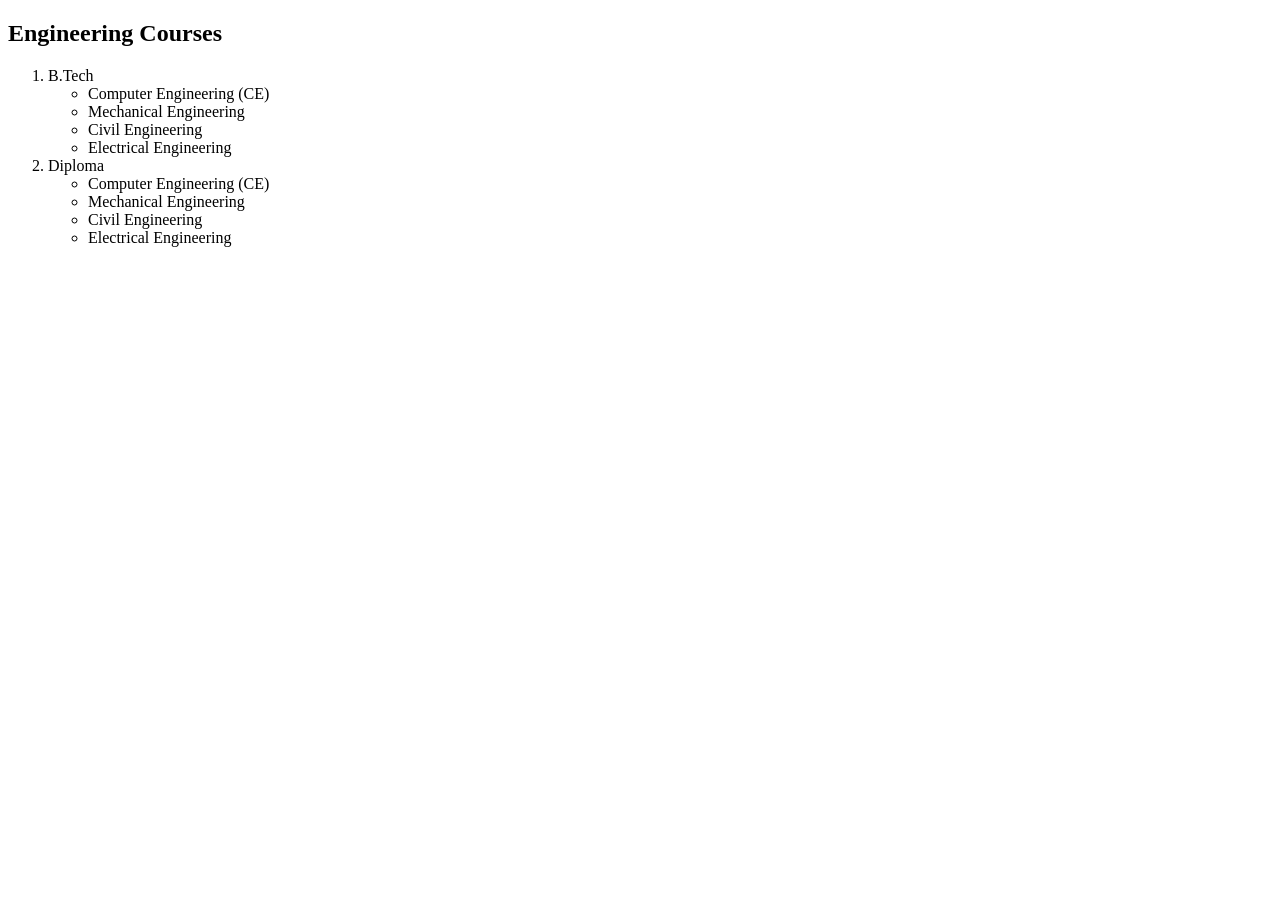
<file: prac1.html>
<!DOCTYPE html>
<html>
<head>
    <title>Engineering Branch List</title>
</head>
<body>

    <h2>Engineering Courses</h2>
    <ol>
        <li>B.Tech
            <ul>
                <li>Computer Engineering (CE)</li>
                <li>Mechanical Engineering</li>
                <li>Civil Engineering</li>
                <li>Electrical Engineering</li>
            </ul>
        </li>

        <li>Diploma
            <ul>
                <li>Computer Engineering (CE)</li>
                <li>Mechanical Engineering</li>
                <li>Civil Engineering</li>
                <li>Electrical Engineering</li>
            </ul>
        </li>
    </ol>

</body>
</html>
</file>
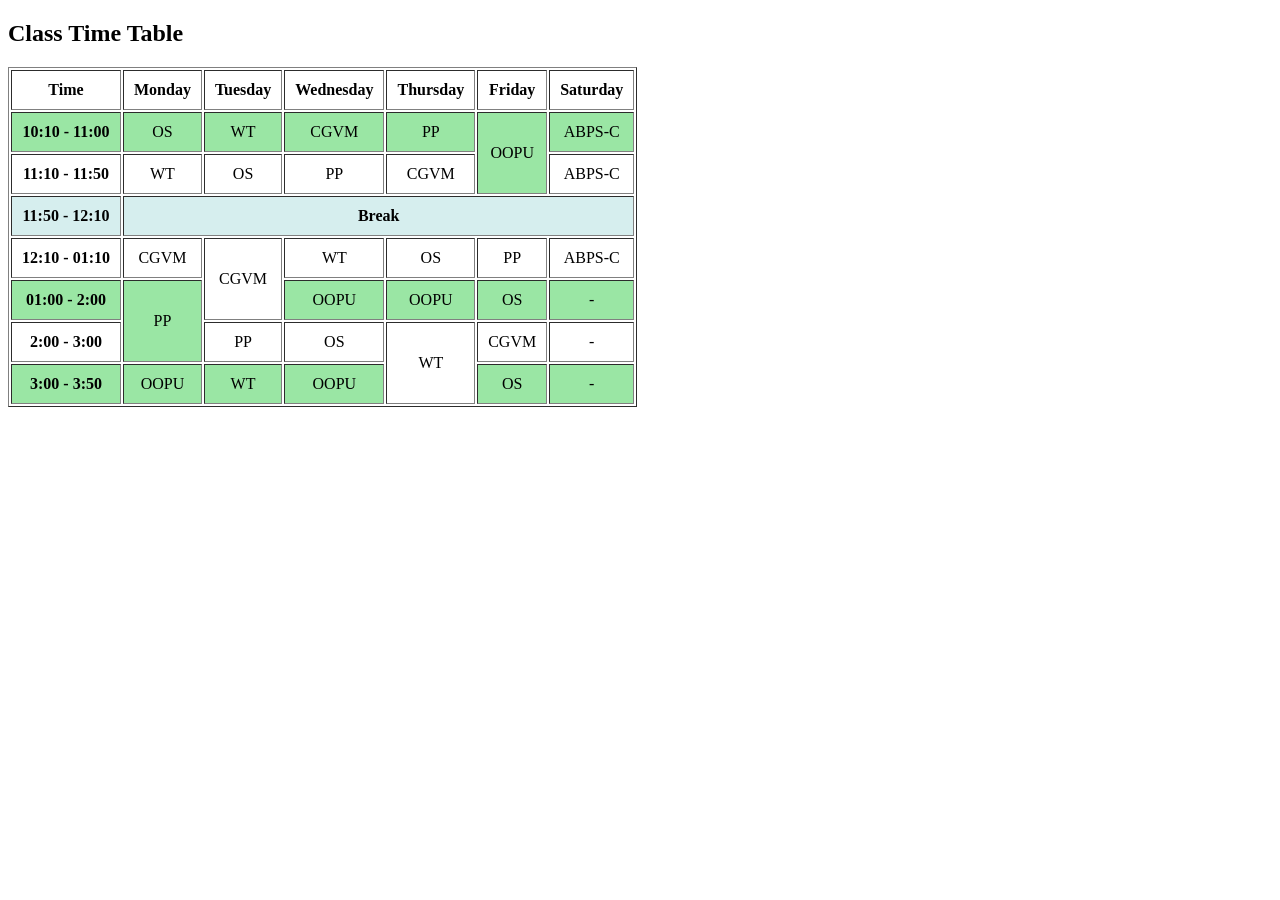
<file: prac2.html>
<!DOCTYPE html>
<html>
<head>
    <title>Time Table</title>
    <style>
        .break{
            background-color: #D6EEEE;
        }
        tr:nth-child(even) {
  background-color: #9ae6a4;
}


td:hover {
  background-color: #4CAF50; /* Green */
  color: white;
}
    </style>
</head>
<body>

    <h2>Class Time Table</h2>

    <table border="1" cellpadding="10">
        <tr align="center">
            <th>Time</th>
            <th>Monday</th>
            <th>Tuesday</th>
            <th>Wednesday</th>
            <th>Thursday</th>
            <th>Friday</th>
            <th>Saturday</th>
        </tr>

        <tr align="center">
            <th>10:10 - 11:00</th>
            <td>OS</td>
            <td>WT</td>
            <td>CGVM</td>
            <td>PP</td>
            <td rowspan="2">OOPU</td>
            <td>ABPS-C</td>
        </tr>

        <tr align="center">
            <th>11:10 - 11:50</th>
            <td>WT</td>
            <td>OS</td>
            <td>PP</td>
            <td>CGVM</td>
            <td>ABPS-C</td>
        </tr>

        <tr align="center">
            <th class="break">11:50 - 12:10</th>
            <td colspan="6"class="break"><b>Break</b></td>
        </tr>

        <tr align="center">
            <th>12:10 - 01:10</th>
            <td>CGVM</td>
            <td rowspan="2">CGVM</td>
            <td>WT</td>
            <td>OS</td>
            <td>PP</td>
            <td>ABPS-C</td>
        </tr>

        <tr align="center">
            <th>01:00 - 2:00</th>
            <td rowspan="2">PP</td>
            <td>OOPU</td>
            <td>OOPU</td>
            <td>OS</td>
            <td>-</td>
        </tr>

        <tr align="center">
            <th>2:00 - 3:00</th>
            <td>PP</td>
            <td>OS</td>
            <td rowspan="2">WT</td>
            <td>CGVM</td>
            <td>-</td>
        </tr>

        <tr align="center">
            <th>3:00 - 3:50</th>
            <td>OOPU</td>
            <td>WT</td>
            <td>OOPU</td>
            <td>OS</td>
            <td>-</td>
        </tr>

    </table>

</body>
</html>
</file>
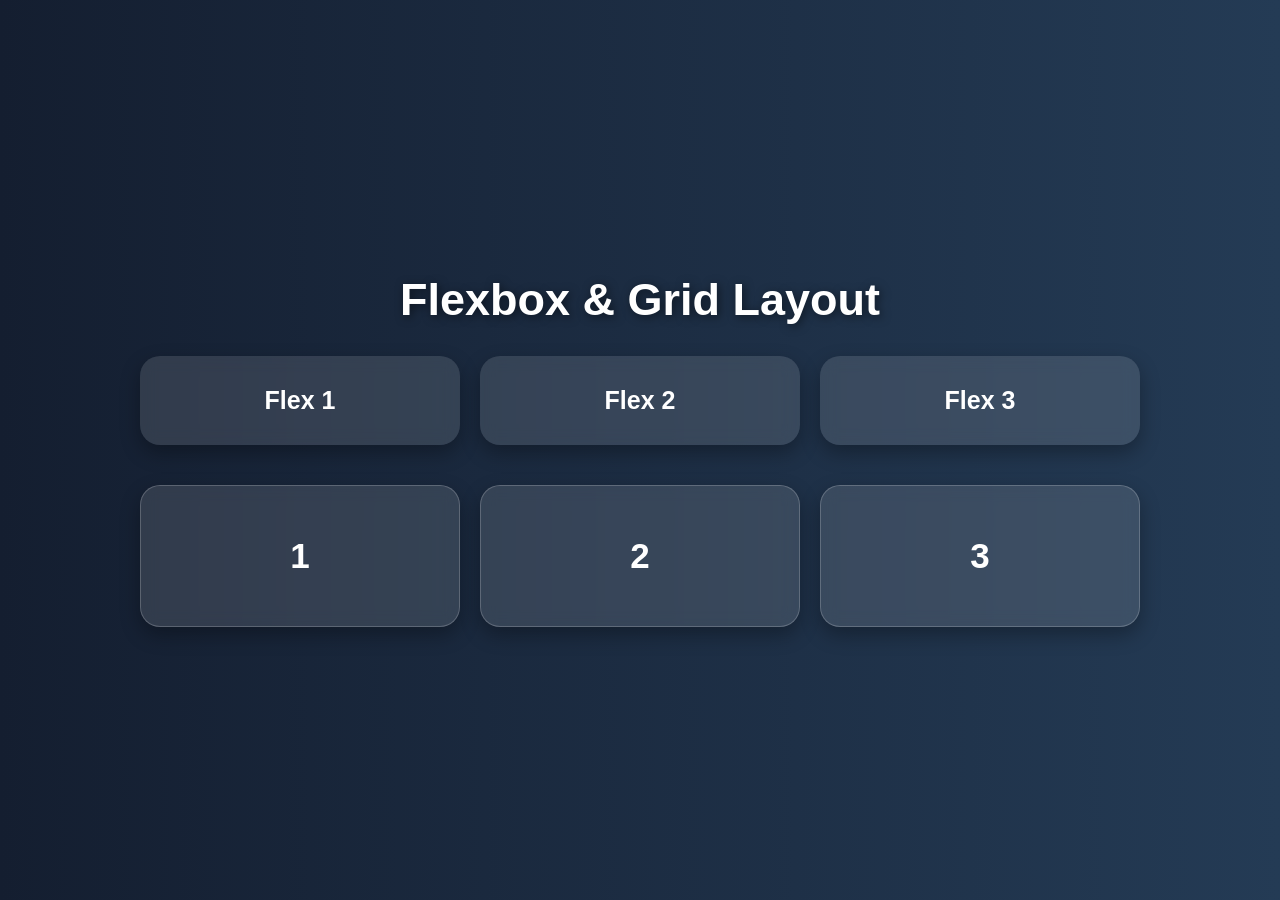
<file: prac4.html>
<!DOCTYPE html>
<html lang="en">
<head>
<meta charset="UTF-8">
<meta name="viewport" content="width=device-width, initial-scale=1.0">

<title>Grid + Flexbox Layout</title>

<style>
    *{
        margin:0;
        padding:0;
        box-sizing:border-box;
        font-family: Arial, sans-serif;
    }

    body{
        background: linear-gradient(to right, #141e30, #243b55);
        min-height:100vh;
        display:flex;
        justify-content:center;
        align-items:center;
        color:white;
        padding:30px;
    }

    .main{
        width:100%;
        max-width:1000px;
    }

    h1{
        text-align:center;
        margin-bottom:30px;
        font-size:45px;
        text-shadow:2px 2px 10px rgba(0,0,0,0.5);
    }

    /* FLEXBOX SECTION */
    .flex-container{
        display:flex;
        justify-content:space-between;
        gap:20px;
        margin-bottom:40px;
        flex-wrap:wrap;
    }

    .flex-item{
        flex:1;
        min-width:200px;
        background: rgba(255,255,255,0.12);
        padding:30px;
        text-align:center;
        border-radius:20px;
        backdrop-filter: blur(8px);
        box-shadow:0 8px 20px rgba(0,0,0,0.3);
        transition:0.4s;
        font-size:25px;
        font-weight:bold;
    }

    .flex-item:hover{
        transform:translateY(-8px);
        background:linear-gradient(135deg,#ff512f,#dd2476);
    }

    /* GRID SECTION */
    .grid-container{
        display:grid;
        grid-template-columns:repeat(auto-fit,minmax(180px,1fr));
        gap:20px;
    }

    .grid-item{
        background: rgba(255,255,255,0.12);
        border:1px solid rgba(255,255,255,0.2);
        padding:50px 20px;
        text-align:center;
        border-radius:20px;
        backdrop-filter: blur(8px);
        box-shadow:0 8px 20px rgba(0,0,0,0.3);
        transition:0.4s;
        font-size:35px;
        font-weight:bold;
    }

    .grid-item:hover{
        transform:scale(1.05);
        background:linear-gradient(135deg,#00c6ff,#0072ff);
    }
</style>
</head>

<body>

<div class="main">

    <h1>Flexbox & Grid Layout</h1>

    <div class="flex-container">
        <div class="flex-item">Flex 1</div>
        <div class="flex-item">Flex 2</div>
        <div class="flex-item">Flex 3</div>
    </div>

    
    <div class="grid-container">
        <div class="grid-item">1</div>
        <div class="grid-item">2</div>
        <div class="grid-item">3</div>
       
    </div>

</div>

</body>
</html>
</file>
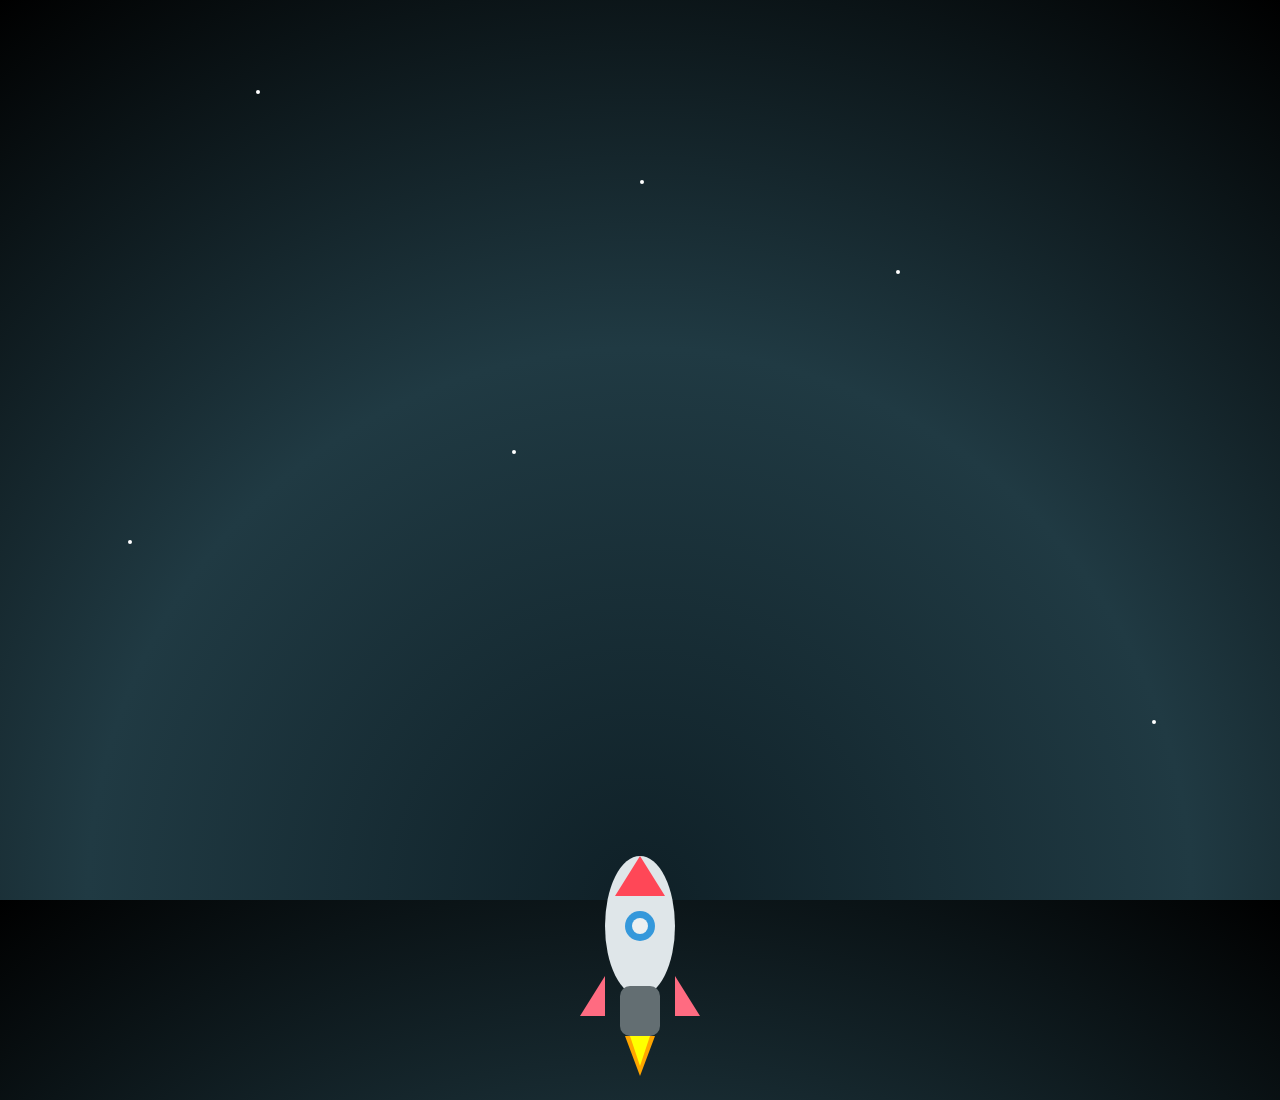
<file: prac5.html>
<!DOCTYPE html>
<html lang="en">
<head>
<meta charset="UTF-8">
<meta name="viewport" content="width=device-width, initial-scale=1.0">

<title>Rocket Animation</title>

<style>
    *{
        margin:0;
        padding:0;
        box-sizing:border-box;
    }

    body{
        height:100vh;
        display:flex;
        justify-content:center;
        align-items:center;
        overflow:hidden;
        background: radial-gradient(circle at bottom, #0f2027, #203a43, #000);
    }

    .space{
        position:relative;
        width:100%;
        height:100vh;
    }

    .star{
        position:absolute;
        width:4px;
        height:4px;
        background:white;
        border-radius:50%;
    }


    .rocket{
        position:absolute;
        bottom:-200px;
        left:50%;
        transform:translateX(-50%);
        animation: launch 6s linear infinite;
    }

    @keyframes launch{
         0%{
            bottom:-200px;
            transform:translateX(-50%) rotate(0deg);
        }

        50%{
            transform:translateX(-50%) rotate(-2deg);
        }

        100%{
            bottom:120%;
            transform:translateX(-50%) rotate(2deg);
        }
    }

    
    .flame{
        animation: flame 0.2s infinite alternate;
        transform-origin:center;
    }

    @keyframes flame{
        from{
            transform:scaleY(1);
            opacity:1;
        }

        to{
            transform:scaleY(1.2);
            opacity:0.6;
        }
    }
</style>
</head>

<body>

<div class="space">

    
    <div class="star" style="top:10%; left:20%;"></div>
    <div class="star" style="top:30%; left:70%;"></div>
    <div class="star" style="top:50%; left:40%;"></div>
    <div class="star" style="top:80%; left:90%;"></div>
    <div class="star" style="top:60%; left:10%;"></div>
    <div class="star" style="top:20%; left:50%;"></div>

    <div class="rocket">

        <svg width="140" height="240" viewBox="0 0 140 240">

        
            <ellipse cx="70" cy="70" rx="35" ry="70" fill="#dfe6e9"/>

            
            <polygon points="70,0 45,40 95,40" fill="#ff4757"/>

        
            <circle cx="70" cy="70" r="15" fill="#3498db"/>
            <circle cx="70" cy="70" r="8" fill="#ecf0f1"/>


            <polygon points="35,120 10,160 35,160" fill="#ff6b81"/>
            <polygon points="105,120 130,160 105,160" fill="#ff6b81"/>

            <rect x="50" y="130" width="40" height="50" rx="10" fill="#636e72"/>

            <polygon class="flame"
                points="70,220 55,180 85,180"
                fill="orange"/>

            <polygon class="flame"
                points="70,210 60,180 80,180"
                fill="yellow"/>

        </svg>

        
    </div>

</div>

</body>
</html>
</file>
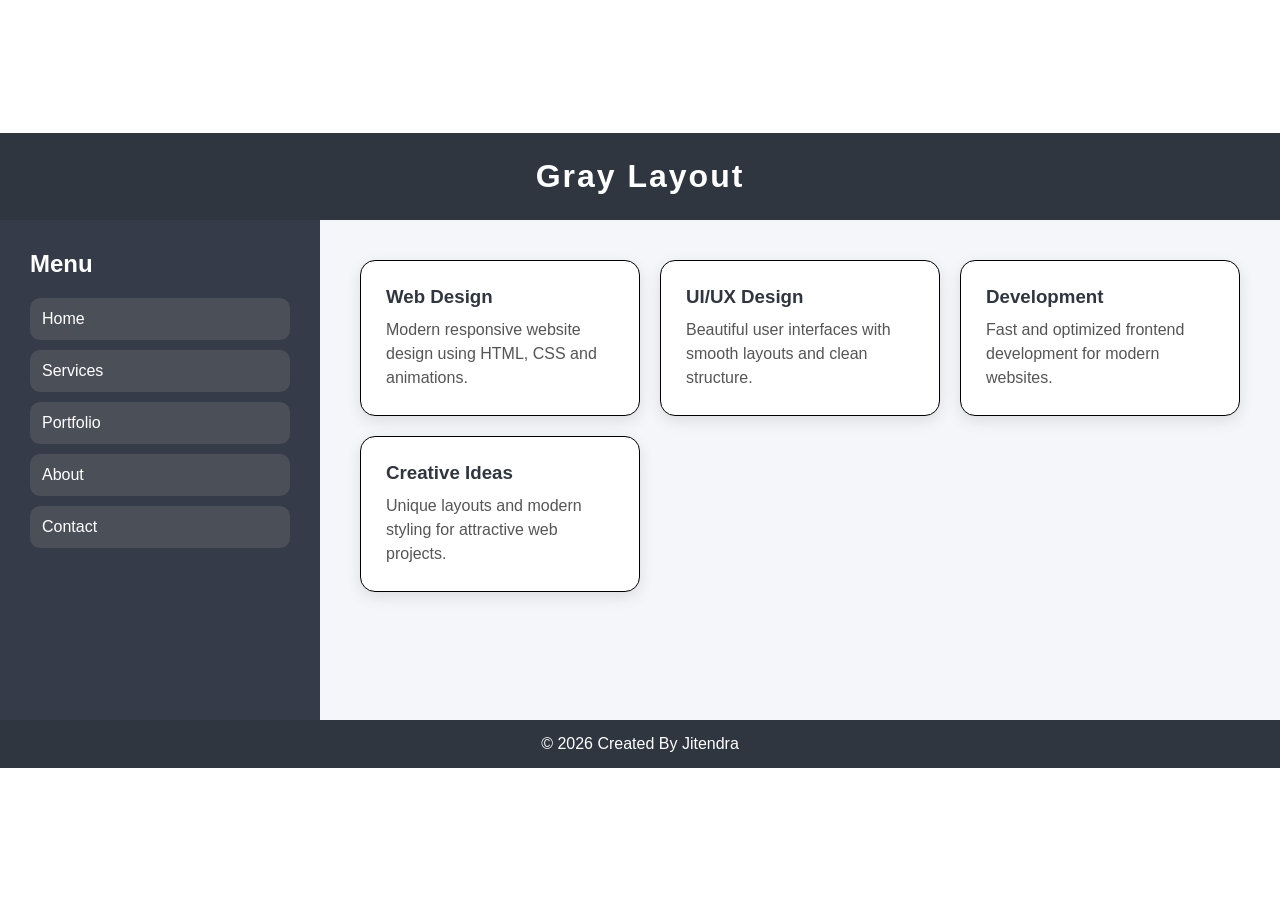
<file: prac6.html>
<!DOCTYPE html>
<html lang="en">
<head>
<meta charset="UTF-8">
<meta name="viewport" content="width=device-width, initial-scale=1.0">

<title>Gray Layout</title>

<style>

*{
    margin:0;
    padding:0;
    box-sizing:border-box;
    font-family: Arial, sans-serif;
}

body{
    min-height:100vh;
    display:flex;
    justify-content:center;
    align-items:center;
}


.container{
    width:100%;
    background:#f5f6fa;

}
.header{
    background:#2f3640;
    color:white;
    padding:25px;
    text-align:center;
    font-size:32px;
    font-weight:bold;
    letter-spacing:2px;
}


.content{
    display:grid;
    grid-template-columns: 1fr 3fr;
    min-height:500px;
}

.sidebar{
    background:#353b48;
    color:white;
    padding:30px;
}

.sidebar h2{
    margin-bottom:20px;
}

.sidebar ul{
    list-style:none;
}

.sidebar ul li{
    padding:12px;
    margin-bottom:10px;
    background:#4b4f58;
    border-radius:10px;
    transition:0.3s;
    cursor:pointer;
}

.sidebar ul li:hover{
    background:#718093;
    transform:translateX(5px);
}

.main{
    padding:40px;
}

.card-container{
    display:grid;
    grid-template-columns:repeat(auto-fit,minmax(220px,1fr));
    gap:20px;
}

.card{
    background:white;
    padding:25px;
    border-radius:15px;
    box-shadow:0 5px 15px rgba(0,0,0,0.1);
    transition:0.3s;
    border:1px solid #000000 !important; 
}

.card:hover{
    transform:translateY(-8px);
}

.card h3{
    margin-bottom:10px;
    color:#2f3640;
}

.card p{
    color:#555;
    line-height:1.5;
}

.footer{
    background:#2f3640;
    color:white;
    text-align:center;
    padding:15px;
}

</style>
</head>

<body>

<div class="container">

    <div class="header">
        Gray Layout
    </div>

    <div class="content">

        <div class="sidebar">
            <h2>Menu</h2>

            <ul>
                <li>Home</li>
                <li>Services</li>
                <li>Portfolio</li>
                <li>About</li>
                <li>Contact</li>
            </ul>
        </div>

        <div class="main">

            <div class="card-container">

                <div class="card">
                    <h3>Web Design</h3>
                    <p>
                        Modern responsive website design using HTML, CSS and animations.
                    </p>
                </div>

                <div class="card">
                    <h3>UI/UX Design</h3>
                    <p>
                        Beautiful user interfaces with smooth layouts and clean structure.
                    </p>
                </div>

                <div class="card">
                    <h3>Development</h3>
                    <p>
                        Fast and optimized frontend development for modern websites.
                    </p>
                </div>

                <div class="card">
                    <h3>Creative Ideas</h3>
                    <p>
                        Unique layouts and modern styling for attractive web projects.
                    </p>
                </div>

            </div>

        </div>

    </div>

    <div class="footer">
        © 2026 Created By Jitendra
    </div>

</div>

</body>
</html>
</file>
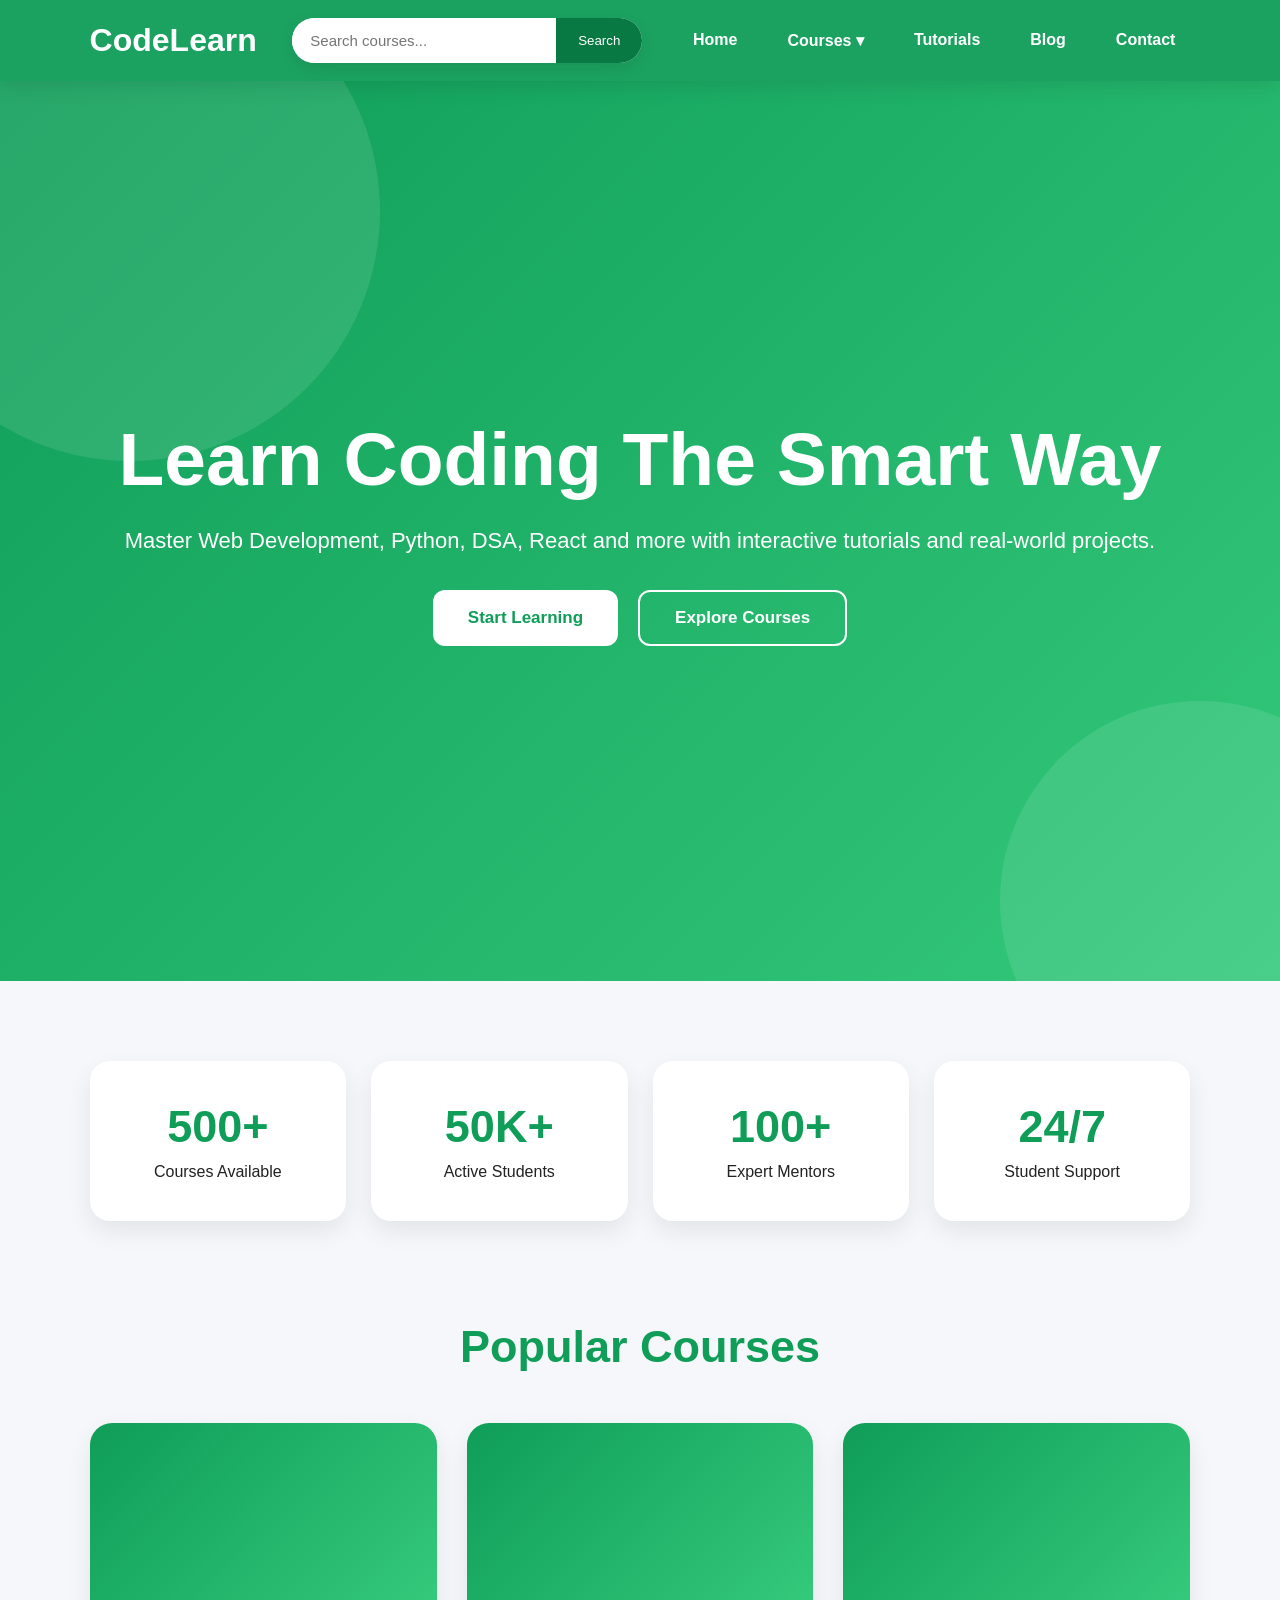
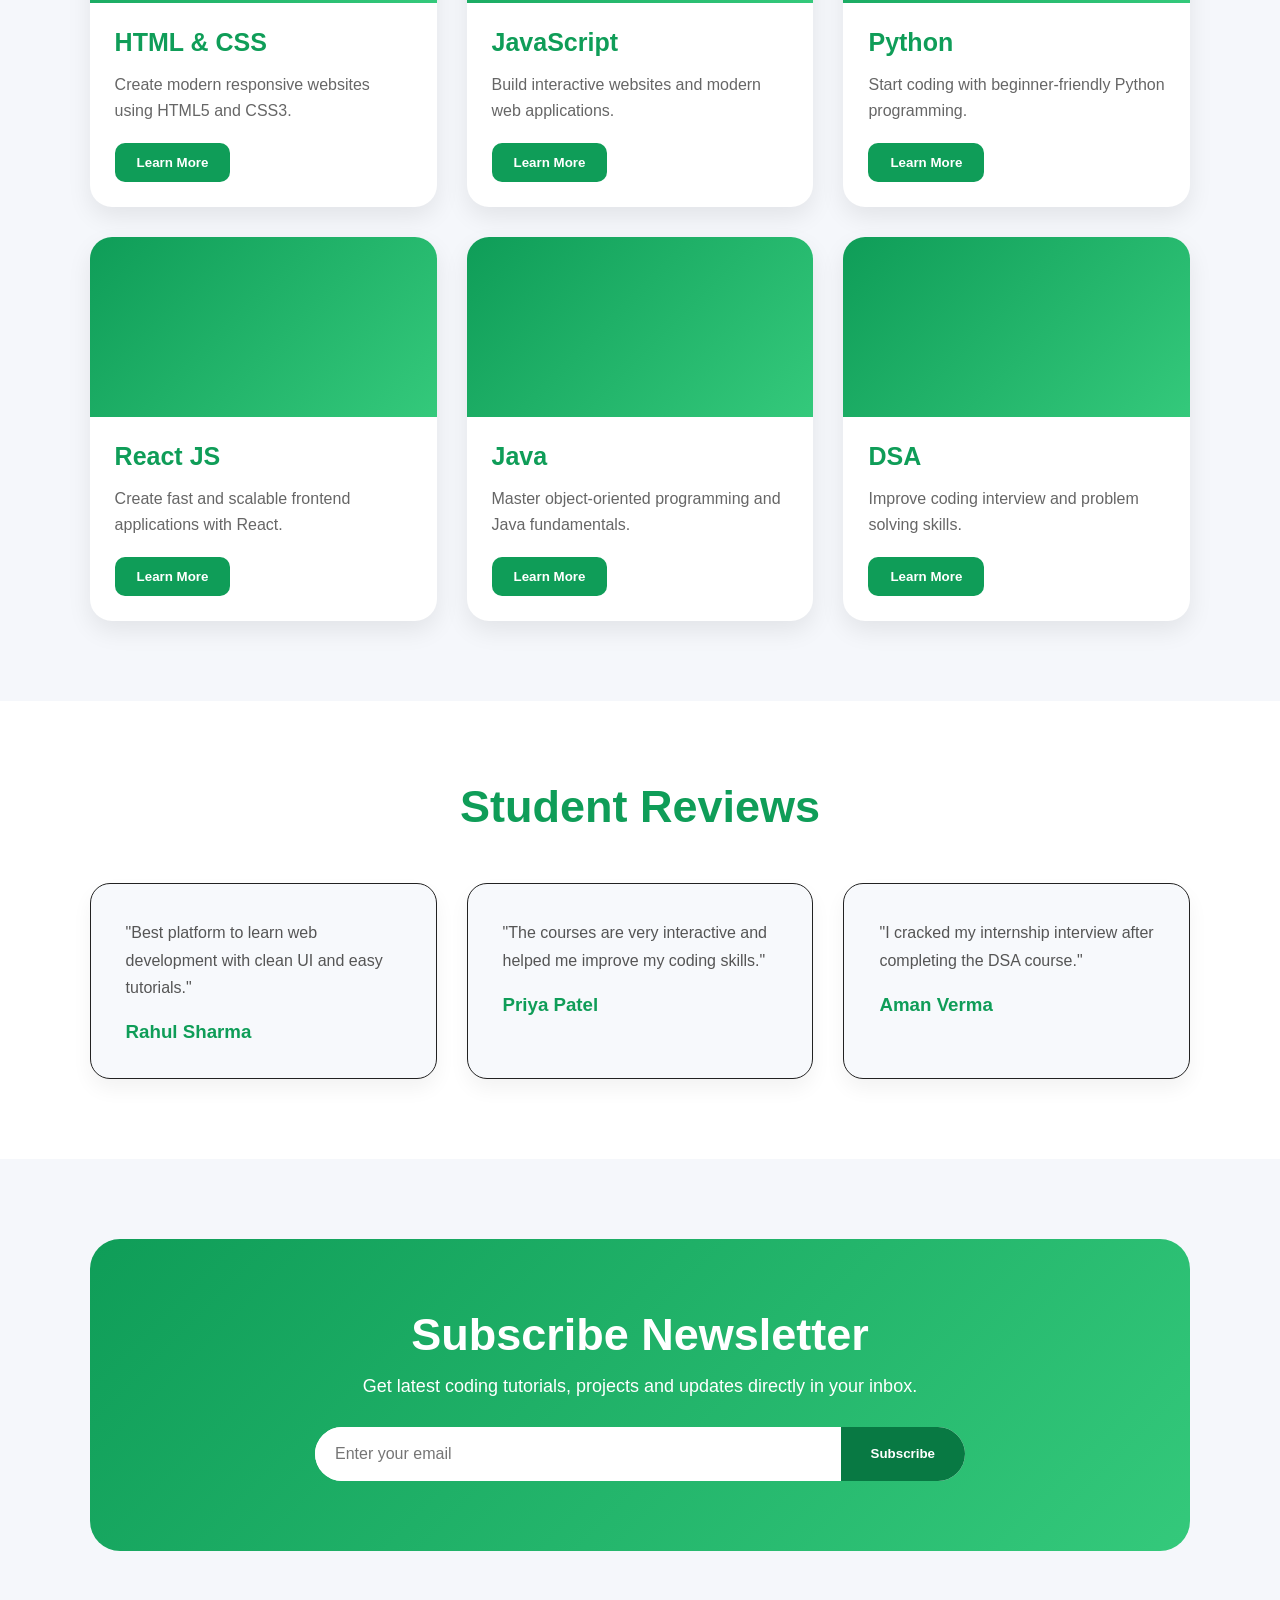
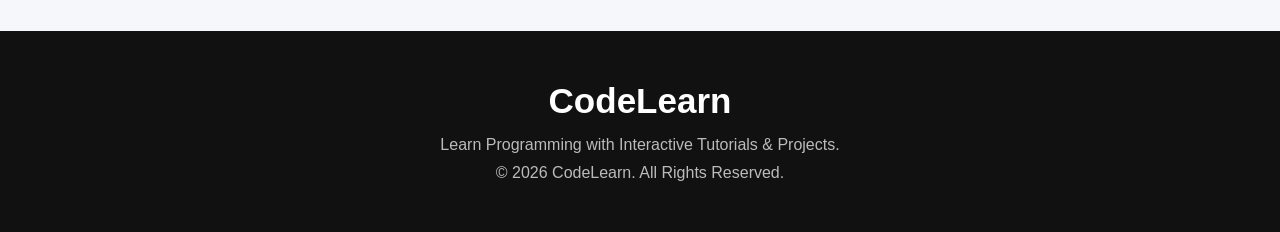
<file: view.html>
<!DOCTYPE html>
<html lang="en">
<head>
<meta charset="UTF-8">
<meta name="viewport" content="width=device-width, initial-scale=1.0">
<title>CodeLearn</title>


<style>

*{
    margin:0;
    padding:0;
    box-sizing:border-box;
    font-family:Arial,sans-serif;
    scroll-behavior:smooth;
}

body{
    background:#f5f7fb;
    color:#222;
}

nav{
    width:100%;
    padding:18px 7%;
    background:rgba(15,157,88,0.95);
    backdrop-filter:blur(10px);
    display:flex;
    justify-content:space-between;
    align-items:center;
    position:sticky;
    top:0;
    z-index:1000;
    box-shadow:0 5px 20px rgba(0,0,0,0.1);
}

.logo{
    color:white;
    font-size:32px;
    font-weight:bold;
}

.search-box{
    width:350px;
    display:flex;
    background:white;
    border-radius:40px;
    overflow:hidden;
    box-shadow:0 5px 15px rgba(0,0,0,0.1);
}

.search-box input{
    width:100%;
    padding:14px 18px;
    border:none;
    outline:none;
    font-size:15px;
}

.search-box button{
    border:none;
    background:#087943;
    color:white;
    padding:14px 22px;
    cursor:pointer;
    transition:0.3s;
}

.search-box button:hover{
    background:#065d33;
}

nav ul{
    display:flex;
    list-style:none;
    gap:20px;
}

nav ul li{
    position:relative;
}

nav ul li a{
    color:white;
    text-decoration:none;
    padding:10px 15px;
    border-radius:8px;
    font-weight:bold;
    transition:0.3s;
}

nav ul li a:hover{
    background:rgba(255,255,255,0.2);
}

.dropdown-content{
    display:none;
    position:absolute;
    top:35px;
    left:0;
    width:220px;
    background:white;
    border-radius:12px;
    overflow:hidden;
    box-shadow:0 10px 25px rgba(0,0,0,0.15);
}

.dropdown-content a{
    color:#222;
    display:block;
    padding:14px 16px;
    border-bottom:1px solid #eee;
}

.dropdown-content a:hover{
    background:#f2f2f2;
    color:#0f9d58;
}

.dropdown:hover .dropdown-content{
    display:block;
}

.hero{
    width:100%;
    min-height:100vh;
    background:linear-gradient(135deg,#0f9d58,#34c97b);
    display:flex;
    justify-content:center;
    align-items:center;
    text-align:center;
    padding:50px 8%;
    color:white;
    position:relative;
    overflow:hidden;
}

.hero::before{
    content:"";
    position:absolute;
    width:500px;
    height:500px;
    background:rgba(255,255,255,0.1);
    border-radius:50%;
    top:-120px;
    left:-120px;
}

.hero::after{
    content:"";
    position:absolute;
    width:400px;
    height:400px;
    background:rgba(255,255,255,0.1);
    border-radius:50%;
    bottom:-120px;
    right:-120px;
}

.hero-content{
    position:relative;
    z-index:1;
    animation:fade 1.5s ease;
}

.hero-content h1{
    font-size:75px;
    margin-bottom:20px;
}

.hero-content p{
    font-size:22px;
    margin-bottom:30px;
    line-height:1.7;
}

.hero-buttons{
    display:flex;
    justify-content:center;
    gap:20px;
    flex-wrap:wrap;
}

.hero-buttons button{
    padding:16px 35px;
    border:none;
    border-radius:12px;
    font-size:17px;
    font-weight:bold;
    cursor:pointer;
    transition:0.3s;
}

.btn1{
    background:white;
    color:#0f9d58;
}

.btn2{
    background:transparent;
    border:2px solid white !important;
    color:white;
}

.hero-buttons button:hover{
    transform:translateY(-5px);
}

@keyframes fade{
    from{
        opacity:0;
        transform:translateY(50px);
    }

    to{
        opacity:1;
        transform:translateY(0);
    }
}

.stats{
    padding:80px 7%;
    display:grid;
    grid-template-columns:repeat(auto-fit,minmax(220px,1fr));
    gap:25px;
}

.stat-box{
    background:white;
    padding:40px;
    text-align:center;
    border-radius:20px;
    box-shadow:0 10px 25px rgba(0,0,0,0.08);
    transition:0.4s;
}

.stat-box:hover{
    transform:translateY(-10px);
}

.stat-box h2{
    color:#0f9d58;
    font-size:45px;
    margin-bottom:10px;
}

.section-title{
    text-align:center;
    font-size:45px;
    color:#0f9d58;
    margin-bottom:50px;
}

.courses{
    padding:20px 7% 80px;
}

.course-container{
    display:grid;
    grid-template-columns:repeat(auto-fit,minmax(280px,1fr));
    gap:30px;
}

.card{
    background:white;
    border-radius:22px;
    overflow:hidden;
    box-shadow:0 10px 25px rgba(0,0,0,0.08);
    transition:0.4s;
}

.card:hover{
    transform:translateY(-10px);
}

.card-top{
    height:180px;
    background:linear-gradient(135deg,#0f9d58,#34c97b);
}

.card-content{
    padding:25px;
}

.card-content h3{
    color:#0f9d58;
    margin-bottom:15px;
    font-size:25px;
}

.card-content p{
    color:#666;
    line-height:1.6;
    margin-bottom:20px;
}

.card-content button{
    padding:12px 22px;
    border:none;
    border-radius:10px;
    background:#0f9d58;
    color:white;
    font-weight:bold;
    cursor:pointer;
    transition:0.3s;
}

.card-content button:hover{
    background:#087943;
}

.testimonials{
    padding:80px 7%;
    background:white;
}

.testimonial-container{
    display:grid;
    grid-template-columns:repeat(auto-fit,minmax(280px,1fr));
    gap:30px;
}

.testimonial{
    padding:35px;
    border-radius:20px;
    background:#f7f9fc;
    box-shadow:0 10px 20px rgba(0,0,0,0.05);
    transition:0.3s;
    border: 1px solid
}

.testimonial:hover{
    transform:translateY(-8px);
}

.testimonial p{
    color:#555;
    line-height:1.7;
    margin-bottom:20px;
}

.testimonial h3{
    color:#0f9d58;
}

.newsletter{
    margin:80px 7%;
    padding:70px 30px;
    border-radius:30px;
    background:linear-gradient(135deg,#0f9d58,#34c97b);
    text-align:center;
    color:white;
}

.newsletter h2{
    font-size:45px;
    margin-bottom:15px;
}

.newsletter p{
    margin-bottom:30px;
    font-size:18px;
}

.newsletter-box{
    max-width:650px;
    margin:auto;
    display:flex;
    background:white;
    border-radius:60px;
    overflow:hidden;
}

.newsletter-box input{
    flex:1;
    border:none;
    outline:none;
    padding:18px 20px;
    font-size:16px;
}

.newsletter-box button{
    border:none;
    background:#087943;
    color:white;
    padding:18px 30px;
    cursor:pointer;
    font-weight:bold;
}

footer{
    background:#111;
    color:white;
    text-align:center;
    padding:50px 20px;
}

footer h2{
    margin-bottom:15px;
    font-size:35px;
}

footer p{
    color:#bbb;
    margin-top:10px;
}

@media(max-width:1000px){

    nav{
        flex-direction:column;
    }

    .search-box{
        width:100%;
    }

    nav ul{
        flex-wrap:wrap;
        justify-content:center;
    }

    .hero-content h1{
        font-size:55px;
    }

}

@media(max-width:700px){

    .hero-content h1{
        font-size:42px;
    }

    .hero-content p{
        font-size:18px;
    }

    .newsletter-box{
        flex-direction:column;
        border-radius:20px;
    }

    .newsletter-box button{
        width:100%;
    }

}

</style>
</head>

<body>

<nav>

<div class="logo">CodeLearn</div>

<div class="search-box">
<input type="text" placeholder="Search courses...">
<button>Search</button>
</div>

<ul>

<li><a href="#">Home</a></li>

<li class="dropdown">
<a href="#">Courses ▾</a>

<div class="dropdown-content">
<a href="#">HTML & CSS</a>
<a href="#">JavaScript</a>
<a href="#">Python</a>
<a href="#">React JS</a>
<a href="#">Java</a>
<a href="#">DSA</a>
</div>

</li>

<li><a href="#">Tutorials</a></li>
<li><a href="#">Blog</a></li>
<li><a href="#">Contact</a></li>

</ul>

</nav>

<section class="hero">

<div class="hero-content">

<h1>Learn Coding The Smart Way</h1>

<p>
Master Web Development, Python, DSA, React and more with
interactive tutorials and real-world projects.
</p>

<div class="hero-buttons">
<button class="btn1">Start Learning</button>
<button class="btn2">Explore Courses</button>
</div>

</div>

</section>

<section class="stats">

<div class="stat-box">
<h2>500+</h2>
<p>Courses Available</p>
</div>

<div class="stat-box">
<h2>50K+</h2>
<p>Active Students</p>
</div>

<div class="stat-box">
<h2>100+</h2>
<p>Expert Mentors</p>
</div>

<div class="stat-box">
<h2>24/7</h2>
<p>Student Support</p>
</div>

</section>

<section class="courses">

<h2 class="section-title">Popular Courses</h2>

<div class="course-container">

<div class="card">
<div class="card-top"></div>
<div class="card-content">
<h3>HTML & CSS</h3>
<p>Create modern responsive websites using HTML5 and CSS3.</p>
<button>Learn More</button>
</div>
</div>

<div class="card">
<div class="card-top"></div>
<div class="card-content">
<h3>JavaScript</h3>
<p>Build interactive websites and modern web applications.</p>
<button>Learn More</button>
</div>
</div>

<div class="card">
<div class="card-top"></div>
<div class="card-content">
<h3>Python</h3>
<p>Start coding with beginner-friendly Python programming.</p>
<button>Learn More</button>
</div>
</div>

<div class="card">
<div class="card-top"></div>
<div class="card-content">
<h3>React JS</h3>
<p>Create fast and scalable frontend applications with React.</p>
<button>Learn More</button>
</div>
</div>

<div class="card">
<div class="card-top"></div>
<div class="card-content">
<h3>Java</h3>
<p>Master object-oriented programming and Java fundamentals.</p>
<button>Learn More</button>
</div>
</div>

<div class="card">
<div class="card-top"></div>
<div class="card-content">
<h3>DSA</h3>
<p>Improve coding interview and problem solving skills.</p>
<button>Learn More</button>
</div>
</div>

</div>

</section>

<section class="testimonials">

<h2 class="section-title">Student Reviews</h2>

<div class="testimonial-container">

<div class="testimonial">
<p>
"Best platform to learn web development with clean UI and easy tutorials."
</p>
<h3>Rahul Sharma</h3>
</div>

<div class="testimonial">
<p>
"The courses are very interactive and helped me improve my coding skills."
</p>
<h3>Priya Patel</h3>
</div>

<div class="testimonial">
<p>
"I cracked my internship interview after completing the DSA course."
</p>
<h3>Aman Verma</h3>
</div>

</div>

</section>

<section class="newsletter">

<h2>Subscribe Newsletter</h2>

<p>Get latest coding tutorials, projects and updates directly in your inbox.</p>

<div class="newsletter-box">

<input type="email" placeholder="Enter your email">

<button>Subscribe</button>

</div>

</section>

<footer>

<h2>CodeLearn</h2>

<p>Learn Programming with Interactive Tutorials & Projects.</p>

<p>© 2026 CodeLearn. All Rights Reserved.</p>

</footer>

</body>
</html>
</file>
